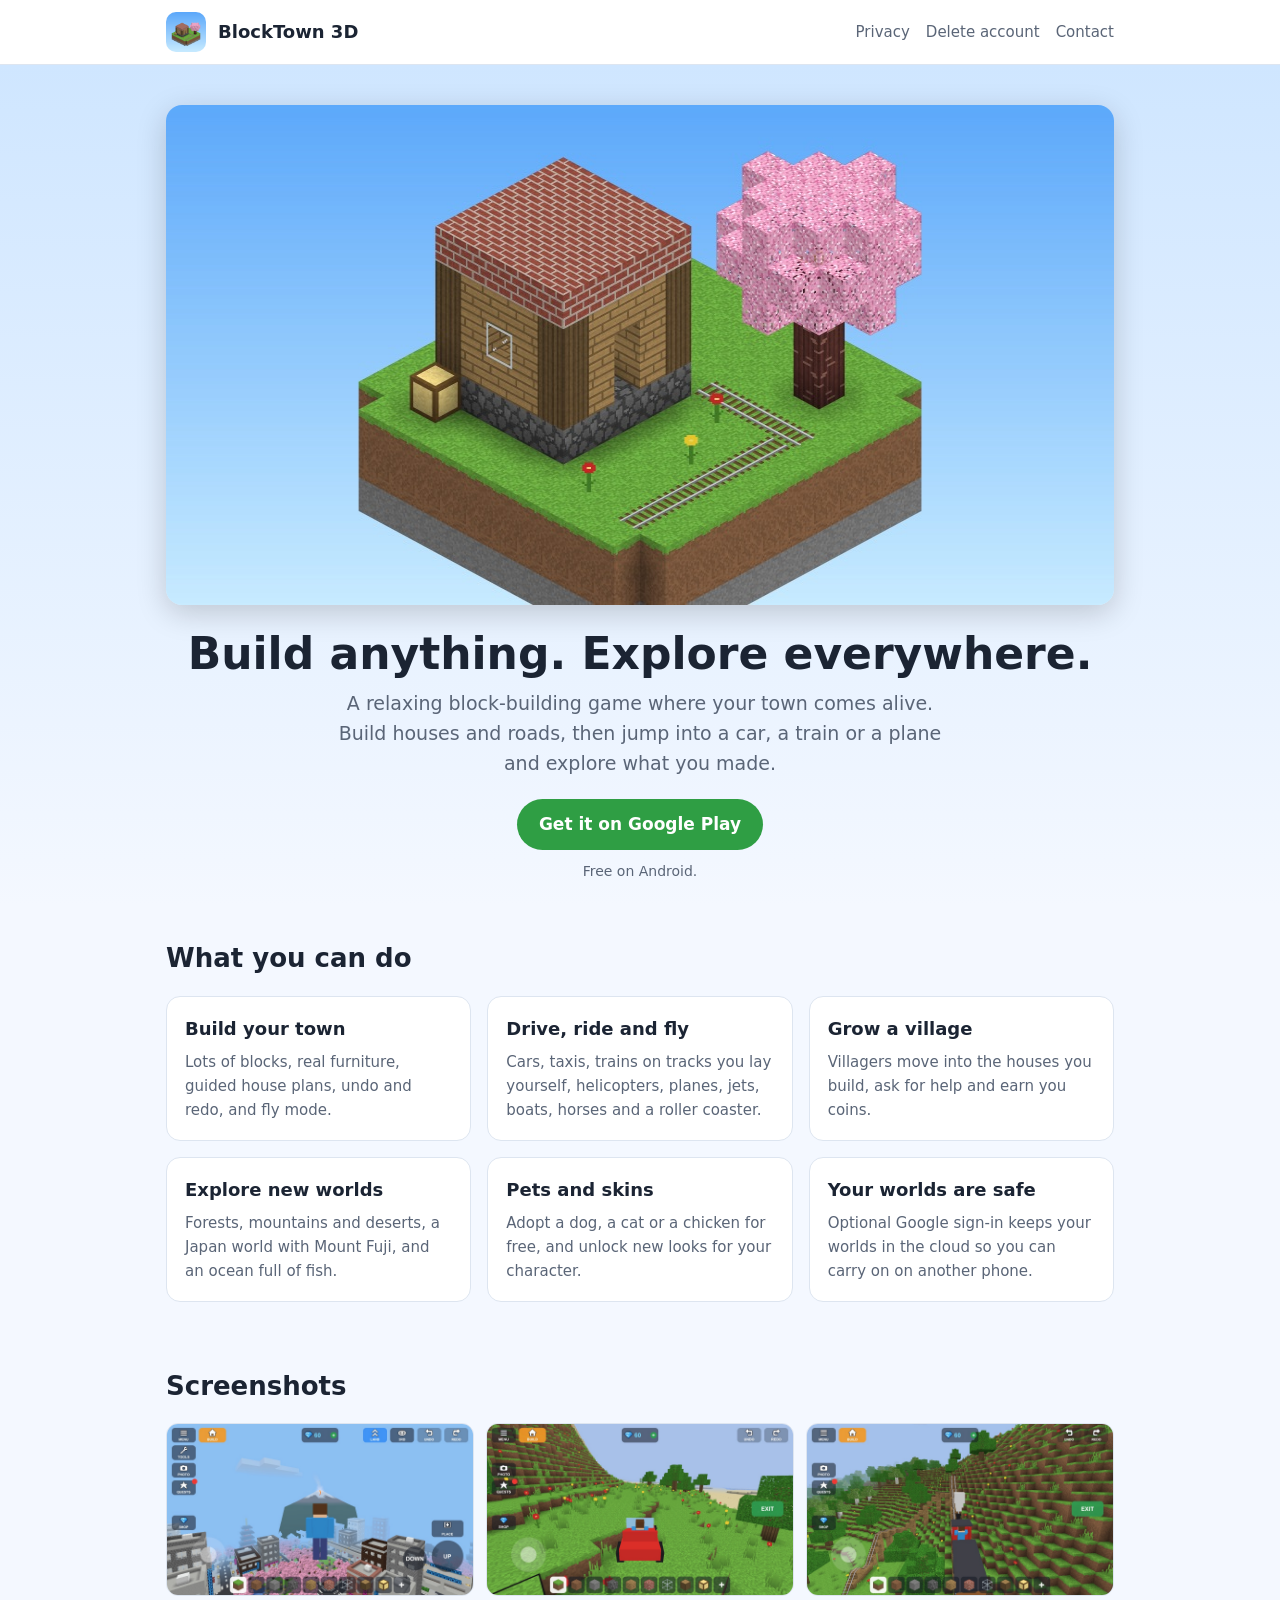
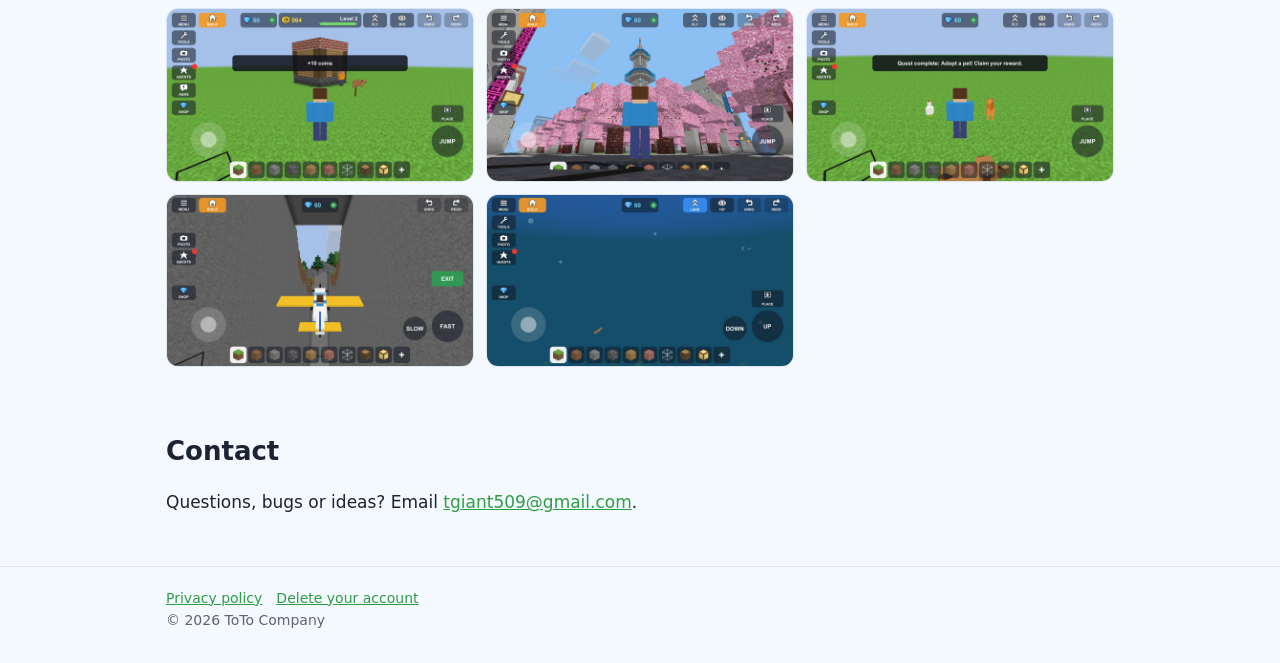
<file: index.html>
<!doctype html>
<html lang="en">
<head>
<meta charset="utf-8">
<meta name="viewport" content="width=device-width, initial-scale=1">
<title>BlockTown 3D</title>
<meta name="description" content="BlockTown 3D: build a block town, then drive, ride and fly through it. Trains, planes, boats, pets and a Japan world.">
<link rel="icon" href="img/icon-128.png">
<link rel="stylesheet" href="style.css">
</head>
<body>
<header class="top">
  <div class="wrap">
    <img src="img/icon-128.png" alt="">
    <a class="name" href="./">BlockTown 3D</a>
    <nav><a href="privacy.html">Privacy</a><a href="delete-account.html">Delete account</a><a href="#contact">Contact</a></nav>
  </div>
</header>

<div class="hero">
  <div class="wrap">
    <img class="feature" src="img/feature.jpg" alt="BlockTown 3D feature graphic" width="1024" height="500">
    <h1>Build anything. Explore everywhere.</h1>
    <p>A relaxing block-building game where your town comes alive. Build houses and roads, then jump into a car, a train or a plane and explore what you made.</p>
    <a class="btn" href="https://play.google.com/store/apps/details?id=com.blocktown.buildride">Get it on Google Play</a>
    <div class="note">Free on Android.</div>
  </div>
</div>

<section>
  <div class="wrap">
    <h2>What you can do</h2>
    <div class="grid">
      <div class="card"><h3>Build your town</h3><p>Lots of blocks, real furniture, guided house plans, undo and redo, and fly mode.</p></div>
      <div class="card"><h3>Drive, ride and fly</h3><p>Cars, taxis, trains on tracks you lay yourself, helicopters, planes, jets, boats, horses and a roller coaster.</p></div>
      <div class="card"><h3>Grow a village</h3><p>Villagers move into the houses you build, ask for help and earn you coins.</p></div>
      <div class="card"><h3>Explore new worlds</h3><p>Forests, mountains and deserts, a Japan world with Mount Fuji, and an ocean full of fish.</p></div>
      <div class="card"><h3>Pets and skins</h3><p>Adopt a dog, a cat or a chicken for free, and unlock new looks for your character.</p></div>
      <div class="card"><h3>Your worlds are safe</h3><p>Optional Google sign-in keeps your worlds in the cloud so you can carry on on another phone.</p></div>
    </div>
  </div>
</section>

<section>
  <div class="wrap">
    <h2>Screenshots</h2>
    <div class="shots">
      <img src="img/japan_fuji.jpg" alt="Japan world with Mount Fuji" loading="lazy">
      <img src="img/vehicles_car.jpg" alt="Driving a car through the hills" loading="lazy">
      <img src="img/coaster_riding.jpg" alt="Riding the roller coaster" loading="lazy">
      <img src="img/day4_village_cottage.jpg" alt="Building a village cottage" loading="lazy">
      <img src="img/japan_street.jpg" alt="Tokyo street with cherry blossoms" loading="lazy">
      <img src="img/day5_pets.jpg" alt="Pets following the player" loading="lazy">
      <img src="img/vehicles_plane.jpg" alt="Flying a plane" loading="lazy">
      <img src="img/ocean_underwater.jpg" alt="Swimming in the ocean world" loading="lazy">
    </div>
  </div>
</section>

<section id="contact">
  <div class="wrap">
    <h2>Contact</h2>
    <p>Questions, bugs or ideas? Email <a href="mailto:tgiant509@gmail.com">tgiant509@gmail.com</a>.</p>
  </div>
</section>

<footer>
  <div class="wrap">
    <a href="privacy.html">Privacy policy</a><a href="delete-account.html">Delete your account</a>
    <div>© 2026 ToTo Company</div>
  </div>
</footer>
</body>
</html>
</file>
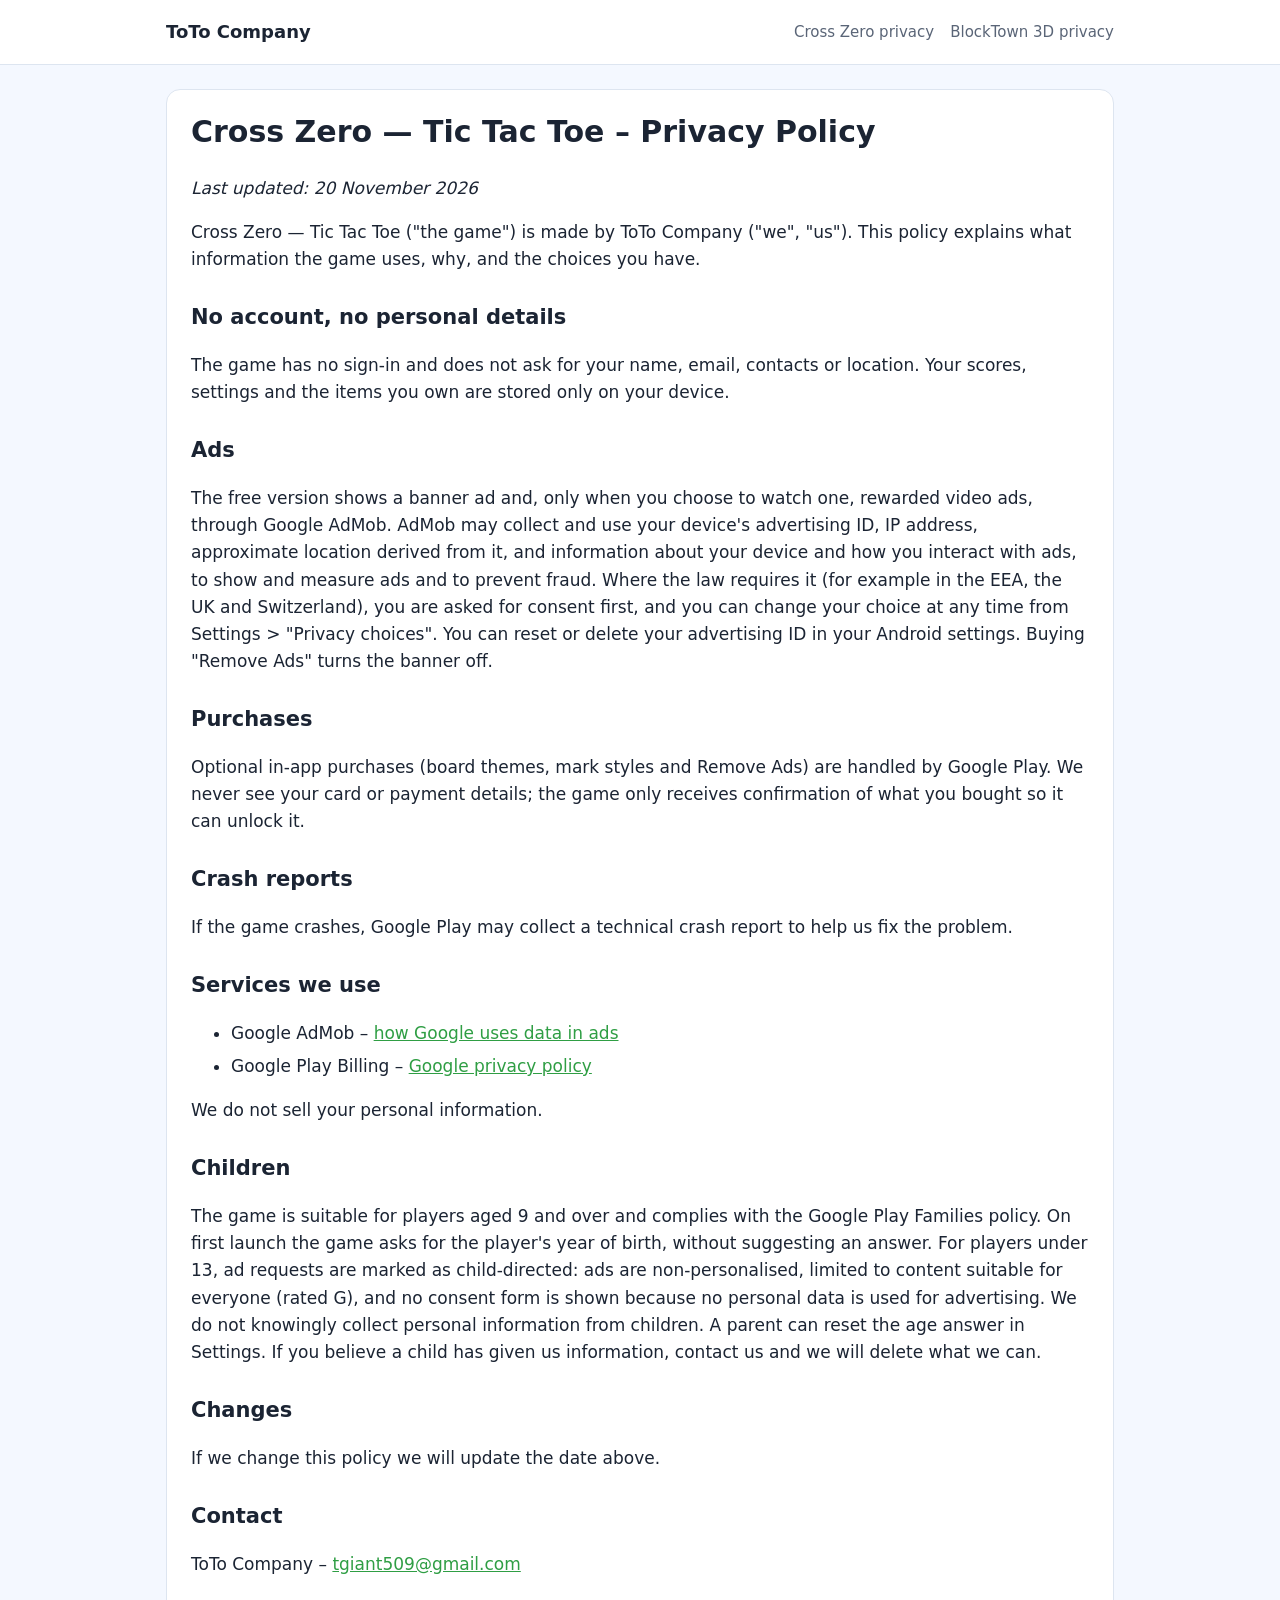
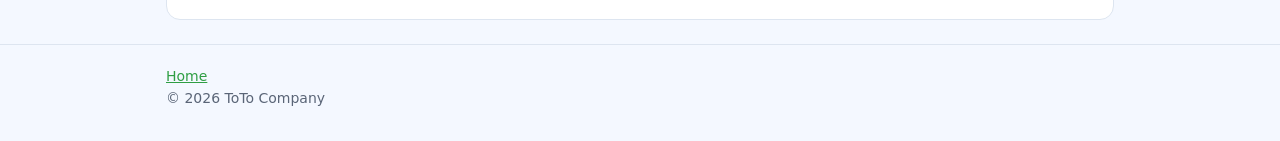
<file: crosszero-privacy.html>
<!doctype html>
<html lang="en">
<head>
<meta charset="utf-8">
<meta name="viewport" content="width=device-width, initial-scale=1">
<title>Cross Zero Privacy Policy</title>
<meta name="description" content="What information Cross Zero — Tic Tac Toe collects, why, and the choices you have.">
<link rel="stylesheet" href="style.css">
</head>
<body>
<header class="top">
  <div class="wrap">
    <a class="name" href="./">ToTo Company</a>
    <nav><a href="crosszero-privacy.html">Cross Zero privacy</a><a href="privacy.html">BlockTown 3D privacy</a></nav>
  </div>
</header>

<main class="wrap">
<article class="doc">
<h1>Cross Zero — Tic Tac Toe – Privacy Policy</h1>
<p><em>Last updated: 20 November 2026</em></p>
<p>Cross Zero — Tic Tac Toe ("the game") is made by ToTo Company ("we", "us"). This policy explains what information the game uses, why, and the choices you have.</p>

<h2>No account, no personal details</h2>
<p>The game has no sign-in and does not ask for your name, email, contacts or location. Your scores, settings and the items you own are stored only on your device.</p>

<h2>Ads</h2>
<p>The free version shows a banner ad and, only when you choose to watch one, rewarded video ads, through Google AdMob. AdMob may collect and use your device's advertising ID, IP address, approximate location derived from it, and information about your device and how you interact with ads, to show and measure ads and to prevent fraud. Where the law requires it (for example in the EEA, the UK and Switzerland), you are asked for consent first, and you can change your choice at any time from Settings &gt; "Privacy choices". You can reset or delete your advertising ID in your Android settings. Buying "Remove Ads" turns the banner off.</p>

<h2>Purchases</h2>
<p>Optional in-app purchases (board themes, mark styles and Remove Ads) are handled by Google Play. We never see your card or payment details; the game only receives confirmation of what you bought so it can unlock it.</p>

<h2>Crash reports</h2>
<p>If the game crashes, Google Play may collect a technical crash report to help us fix the problem.</p>

<h2>Services we use</h2>
<ul>
<li>Google AdMob – <a href="https://policies.google.com/technologies/ads">how Google uses data in ads</a></li>
<li>Google Play Billing – <a href="https://policies.google.com/privacy">Google privacy policy</a></li>
</ul>
<p>We do not sell your personal information.</p>

<h2>Children</h2>
<p>The game is suitable for players aged 9 and over and complies with the Google Play Families policy. On first launch the game asks for the player's year of birth, without suggesting an answer. For players under 13, ad requests are marked as child-directed: ads are non-personalised, limited to content suitable for everyone (rated G), and no consent form is shown because no personal data is used for advertising. We do not knowingly collect personal information from children. A parent can reset the age answer in Settings. If you believe a child has given us information, contact us and we will delete what we can.</p>

<h2>Changes</h2>
<p>If we change this policy we will update the date above.</p>

<h2>Contact</h2>
<p>ToTo Company – <a href="mailto:tgiant509@gmail.com">tgiant509@gmail.com</a></p>
</article>
</main>

<footer>
  <div class="wrap">
    <a href="./">Home</a>
    <div>© 2026 ToTo Company</div>
  </div>
</footer>
</body>
</html>
</file>
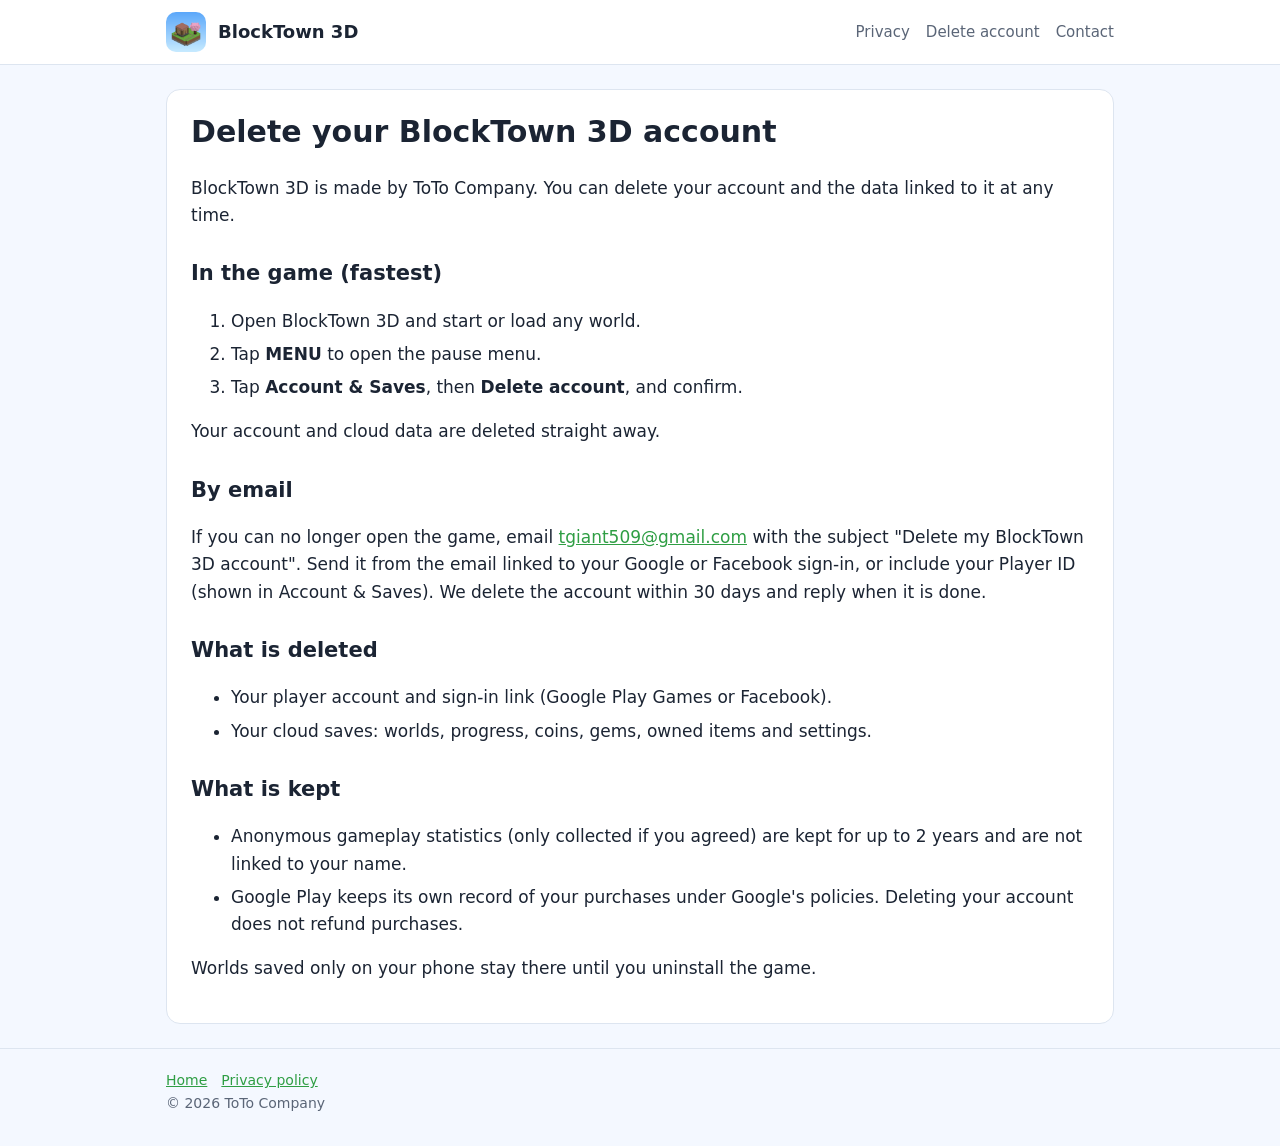
<file: delete-account.html>
<!doctype html>
<html lang="en">
<head>
<meta charset="utf-8">
<meta name="viewport" content="width=device-width, initial-scale=1">
<title>Delete BlockTown Account</title>
<meta name="description" content="How to delete your BlockTown 3D account and the data linked to it.">
<link rel="icon" href="img/icon-128.png">
<link rel="stylesheet" href="style.css">
</head>
<body>
<header class="top">
  <div class="wrap">
    <img src="img/icon-128.png" alt="">
    <a class="name" href="./">BlockTown 3D</a>
    <nav><a href="privacy.html">Privacy</a><a href="delete-account.html">Delete account</a><a href="./#contact">Contact</a></nav>
  </div>
</header>

<main class="wrap">
<article class="doc">
<h1>Delete your BlockTown 3D account</h1>
<p>BlockTown 3D is made by ToTo Company. You can delete your account and the data linked to it at any time.</p>

<h2>In the game (fastest)</h2>
<ol>
<li>Open BlockTown 3D and start or load any world.</li>
<li>Tap <strong>MENU</strong> to open the pause menu.</li>
<li>Tap <strong>Account &amp; Saves</strong>, then <strong>Delete account</strong>, and confirm.</li>
</ol>
<p>Your account and cloud data are deleted straight away.</p>

<h2>By email</h2>
<p>If you can no longer open the game, email <a href="mailto:tgiant509@gmail.com?subject=Delete%20my%20BlockTown%203D%20account">tgiant509@gmail.com</a> with the subject "Delete my BlockTown 3D account". Send it from the email linked to your Google or Facebook sign-in, or include your Player ID (shown in Account &amp; Saves). We delete the account within 30 days and reply when it is done.</p>

<h2>What is deleted</h2>
<ul>
<li>Your player account and sign-in link (Google Play Games or Facebook).</li>
<li>Your cloud saves: worlds, progress, coins, gems, owned items and settings.</li>
</ul>

<h2>What is kept</h2>
<ul>
<li>Anonymous gameplay statistics (only collected if you agreed) are kept for up to 2 years and are not linked to your name.</li>
<li>Google Play keeps its own record of your purchases under Google's policies. Deleting your account does not refund purchases.</li>
</ul>
<p>Worlds saved only on your phone stay there until you uninstall the game.</p>
</article>
</main>

<footer>
  <div class="wrap">
    <a href="./">Home</a><a href="privacy.html">Privacy policy</a>
    <div>© 2026 ToTo Company</div>
  </div>
</footer>
</body>
</html>
</file>
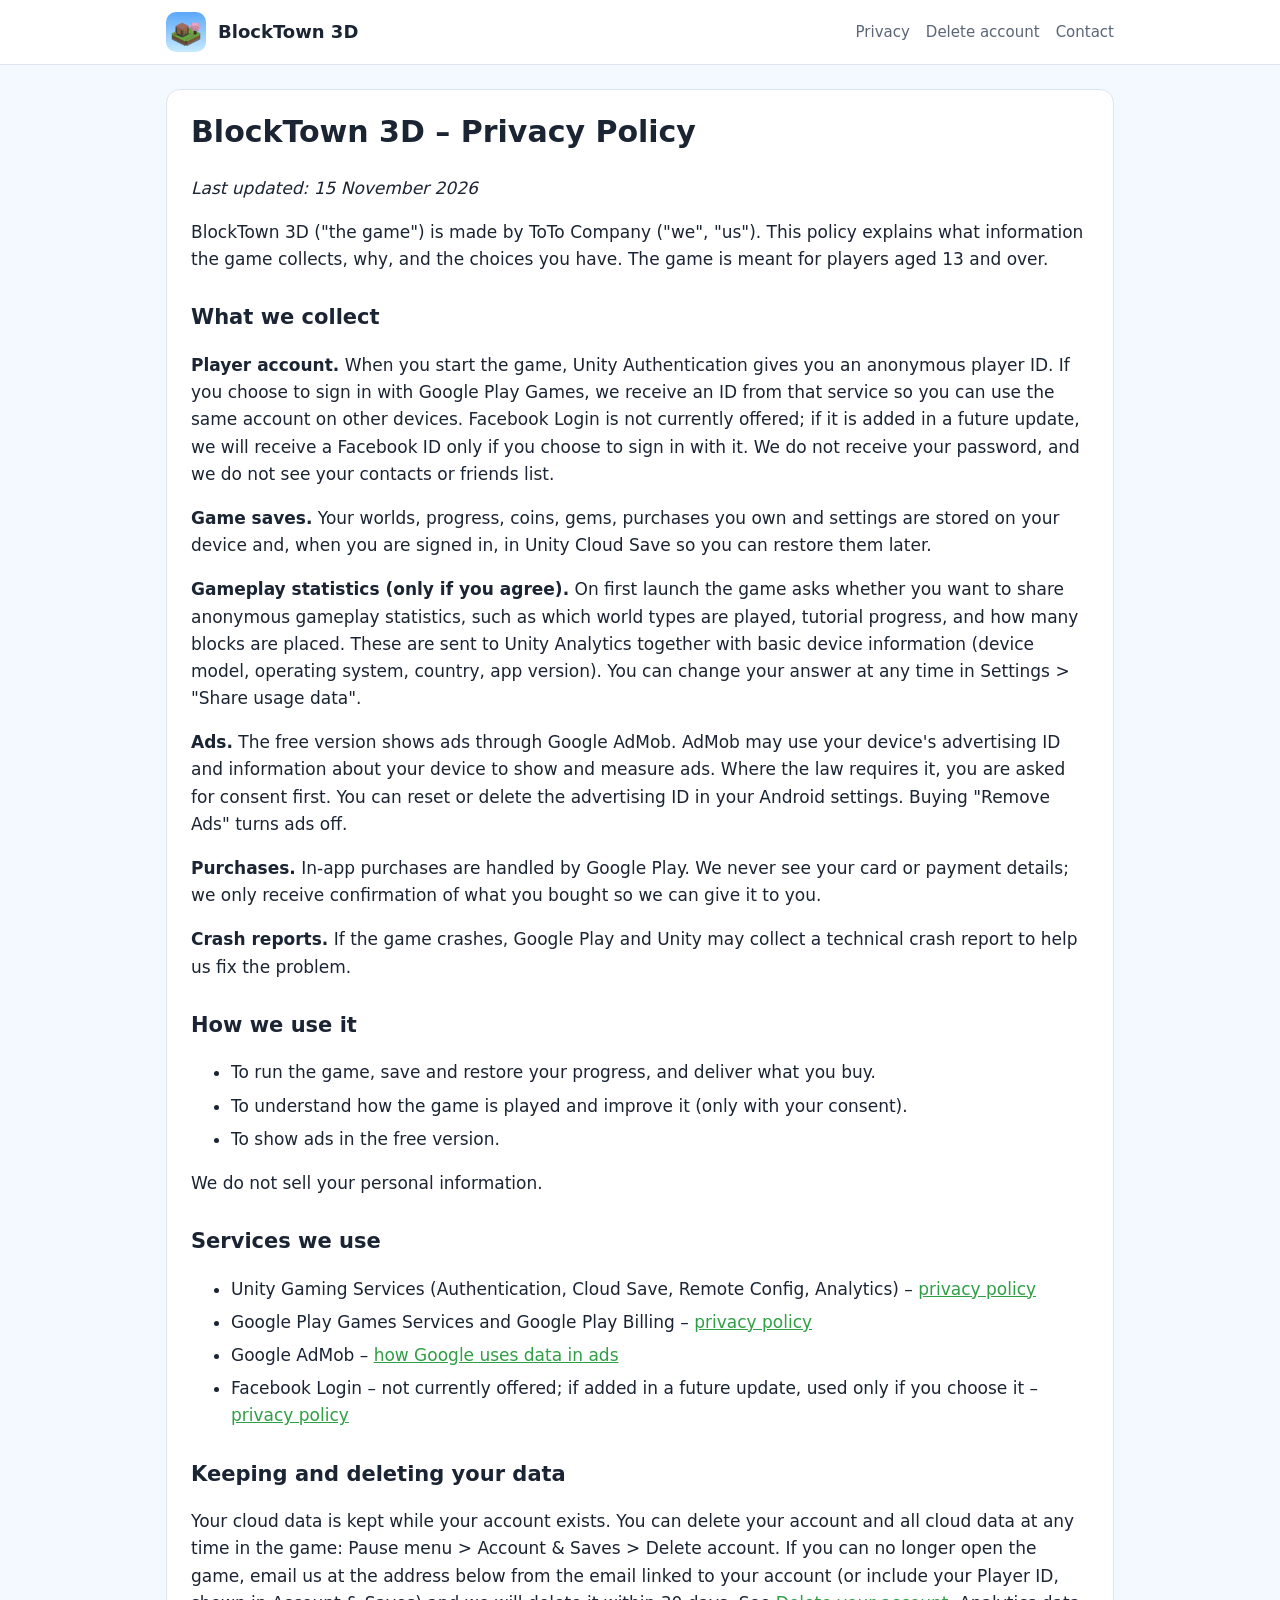
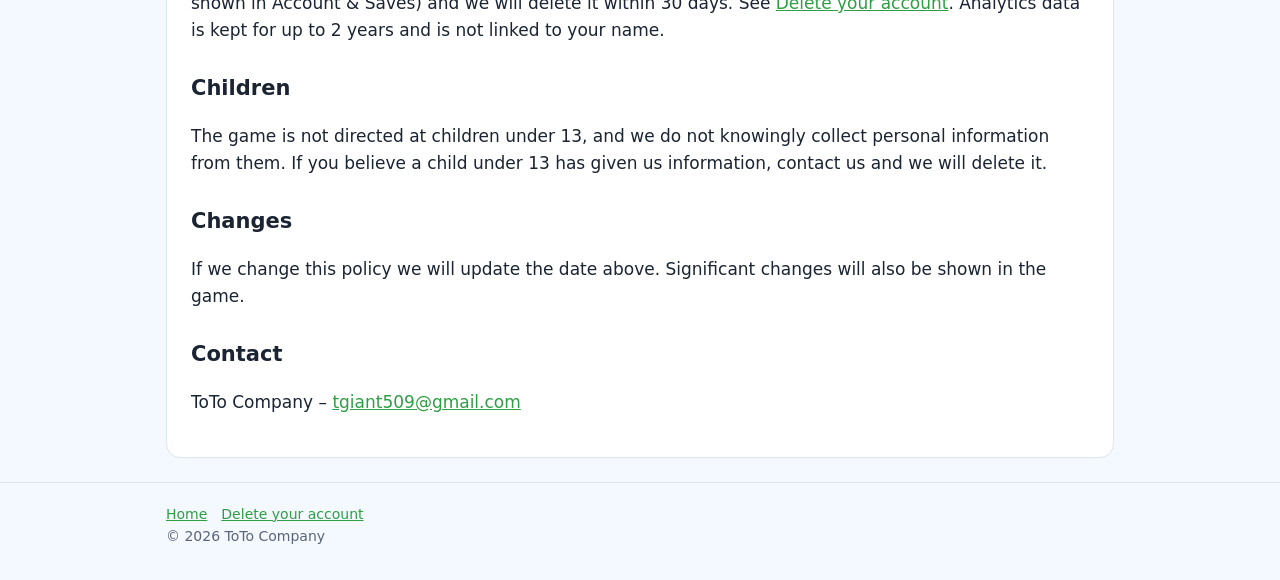
<file: privacy.html>
<!doctype html>
<html lang="en">
<head>
<meta charset="utf-8">
<meta name="viewport" content="width=device-width, initial-scale=1">
<title>BlockTown 3D Privacy Policy</title>
<meta name="description" content="What information BlockTown 3D collects, why, and the choices you have.">
<link rel="icon" href="img/icon-128.png">
<link rel="stylesheet" href="style.css">
</head>
<body>
<header class="top">
  <div class="wrap">
    <img src="img/icon-128.png" alt="">
    <a class="name" href="./">BlockTown 3D</a>
    <nav><a href="privacy.html">Privacy</a><a href="delete-account.html">Delete account</a><a href="./#contact">Contact</a></nav>
  </div>
</header>

<main class="wrap">
<article class="doc">
<h1>BlockTown 3D – Privacy Policy</h1>
<p><em>Last updated: 15 November 2026</em></p>
<p>BlockTown 3D ("the game") is made by ToTo Company ("we", "us"). This policy explains what information the game collects, why, and the choices you have. The game is meant for players aged 13 and over.</p>

<h2>What we collect</h2>
<p><strong>Player account.</strong> When you start the game, Unity Authentication gives you an anonymous player ID. If you choose to sign in with Google Play Games, we receive an ID from that service so you can use the same account on other devices. Facebook Login is not currently offered; if it is added in a future update, we will receive a Facebook ID only if you choose to sign in with it. We do not receive your password, and we do not see your contacts or friends list.</p>
<p><strong>Game saves.</strong> Your worlds, progress, coins, gems, purchases you own and settings are stored on your device and, when you are signed in, in Unity Cloud Save so you can restore them later.</p>
<p><strong>Gameplay statistics (only if you agree).</strong> On first launch the game asks whether you want to share anonymous gameplay statistics, such as which world types are played, tutorial progress, and how many blocks are placed. These are sent to Unity Analytics together with basic device information (device model, operating system, country, app version). You can change your answer at any time in Settings &gt; "Share usage data".</p>
<p><strong>Ads.</strong> The free version shows ads through Google AdMob. AdMob may use your device's advertising ID and information about your device to show and measure ads. Where the law requires it, you are asked for consent first. You can reset or delete the advertising ID in your Android settings. Buying "Remove Ads" turns ads off.</p>
<p><strong>Purchases.</strong> In-app purchases are handled by Google Play. We never see your card or payment details; we only receive confirmation of what you bought so we can give it to you.</p>
<p><strong>Crash reports.</strong> If the game crashes, Google Play and Unity may collect a technical crash report to help us fix the problem.</p>

<h2>How we use it</h2>
<ul>
<li>To run the game, save and restore your progress, and deliver what you buy.</li>
<li>To understand how the game is played and improve it (only with your consent).</li>
<li>To show ads in the free version.</li>
</ul>
<p>We do not sell your personal information.</p>

<h2>Services we use</h2>
<ul>
<li>Unity Gaming Services (Authentication, Cloud Save, Remote Config, Analytics) – <a href="https://unity.com/legal/game-player-and-app-user-privacy-policy">privacy policy</a></li>
<li>Google Play Games Services and Google Play Billing – <a href="https://policies.google.com/privacy">privacy policy</a></li>
<li>Google AdMob – <a href="https://policies.google.com/technologies/ads">how Google uses data in ads</a></li>
<li>Facebook Login – not currently offered; if added in a future update, used only if you choose it – <a href="https://www.facebook.com/privacy/policy">privacy policy</a></li>
</ul>

<h2>Keeping and deleting your data</h2>
<p>Your cloud data is kept while your account exists. You can delete your account and all cloud data at any time in the game: Pause menu &gt; Account &amp; Saves &gt; Delete account. If you can no longer open the game, email us at the address below from the email linked to your account (or include your Player ID, shown in Account &amp; Saves) and we will delete it within 30 days. See <a href="delete-account.html">Delete your account</a>. Analytics data is kept for up to 2 years and is not linked to your name.</p>

<h2>Children</h2>
<p>The game is not directed at children under 13, and we do not knowingly collect personal information from them. If you believe a child under 13 has given us information, contact us and we will delete it.</p>

<h2>Changes</h2>
<p>If we change this policy we will update the date above. Significant changes will also be shown in the game.</p>

<h2>Contact</h2>
<p>ToTo Company – <a href="mailto:tgiant509@gmail.com">tgiant509@gmail.com</a></p>
</article>
</main>

<footer>
  <div class="wrap">
    <a href="./">Home</a><a href="delete-account.html">Delete your account</a>
    <div>© 2026 ToTo Company</div>
  </div>
</footer>
</body>
</html>
</file>
<file: style.css>
:root {
  --bg: #f4f8ff;
  --surface: #ffffff;
  --text: #1b2433;
  --muted: #5a6577;
  --accent: #2f9e44;
  --accent-text: #ffffff;
  --sky: #cfe6ff;
  --border: #dde5f0;
}
@media (prefers-color-scheme: dark) {
  :root {
    --bg: #0f1520;
    --surface: #182131;
    --text: #e8edf5;
    --muted: #9aa6b8;
    --accent: #40c057;
    --accent-text: #0b1a0f;
    --sky: #1c2c44;
    --border: #2a3648;
  }
}
* { box-sizing: border-box; }
html { -webkit-text-size-adjust: 100%; }
body {
  margin: 0;
  background: var(--bg);
  color: var(--text);
  font: 17px/1.6 system-ui, -apple-system, "Segoe UI", Roboto, sans-serif;
}
a { color: var(--accent); }
img { max-width: 100%; display: block; }
.wrap { max-width: 980px; margin: 0 auto; padding: 0 16px; }

header.top { background: var(--surface); border-bottom: 1px solid var(--border); }
header.top .wrap { display: flex; align-items: center; gap: 12px; min-height: 64px; flex-wrap: wrap; }
header.top img { width: 40px; height: 40px; border-radius: 10px; }
header.top .name { font-weight: 700; font-size: 18px; color: var(--text); text-decoration: none; margin-right: auto; }
header.top nav a { margin-left: 16px; text-decoration: none; color: var(--muted); font-size: 15px; }
header.top nav a:hover { color: var(--accent); }

.hero { background: linear-gradient(var(--sky), var(--bg)); padding: 40px 0 24px; text-align: center; }
.hero img.feature { border-radius: 16px; margin: 0 auto 24px; box-shadow: 0 8px 30px rgba(0,0,0,.18); }
.hero h1 { font-size: clamp(28px, 6vw, 44px); line-height: 1.15; margin: 0 0 8px; }
.hero p { color: var(--muted); font-size: 19px; margin: 0 auto 20px; max-width: 620px; }
.btn {
  display: inline-block; background: var(--accent); color: var(--accent-text);
  padding: 12px 22px; border-radius: 999px; font-weight: 700; text-decoration: none;
}
.note { font-size: 14px; color: var(--muted); margin-top: 10px; }

section { padding: 32px 0; }
h2 { font-size: 26px; margin: 0 0 16px; }
.grid { display: grid; grid-template-columns: repeat(auto-fit, minmax(260px, 1fr)); gap: 16px; }
.card { background: var(--surface); border: 1px solid var(--border); border-radius: 14px; padding: 18px; }
.card h3 { margin: 0 0 6px; font-size: 18px; }
.card p { margin: 0; color: var(--muted); font-size: 15px; }
.shots { display: grid; grid-template-columns: repeat(auto-fit, minmax(280px, 1fr)); gap: 12px; }
.shots img { border-radius: 12px; border: 1px solid var(--border); aspect-ratio: 16 / 9; object-fit: cover; width: 100%; }

.doc { background: var(--surface); border: 1px solid var(--border); border-radius: 14px; padding: 24px; margin: 24px 0; }
.doc h1 { font-size: 30px; margin-top: 0; line-height: 1.2; }
.doc h2 { font-size: 21px; margin: 28px 0 8px; }
.doc li { margin-bottom: 6px; }

footer { border-top: 1px solid var(--border); padding: 20px 0 32px; color: var(--muted); font-size: 14px; }
footer a { margin-right: 14px; }
</file>
